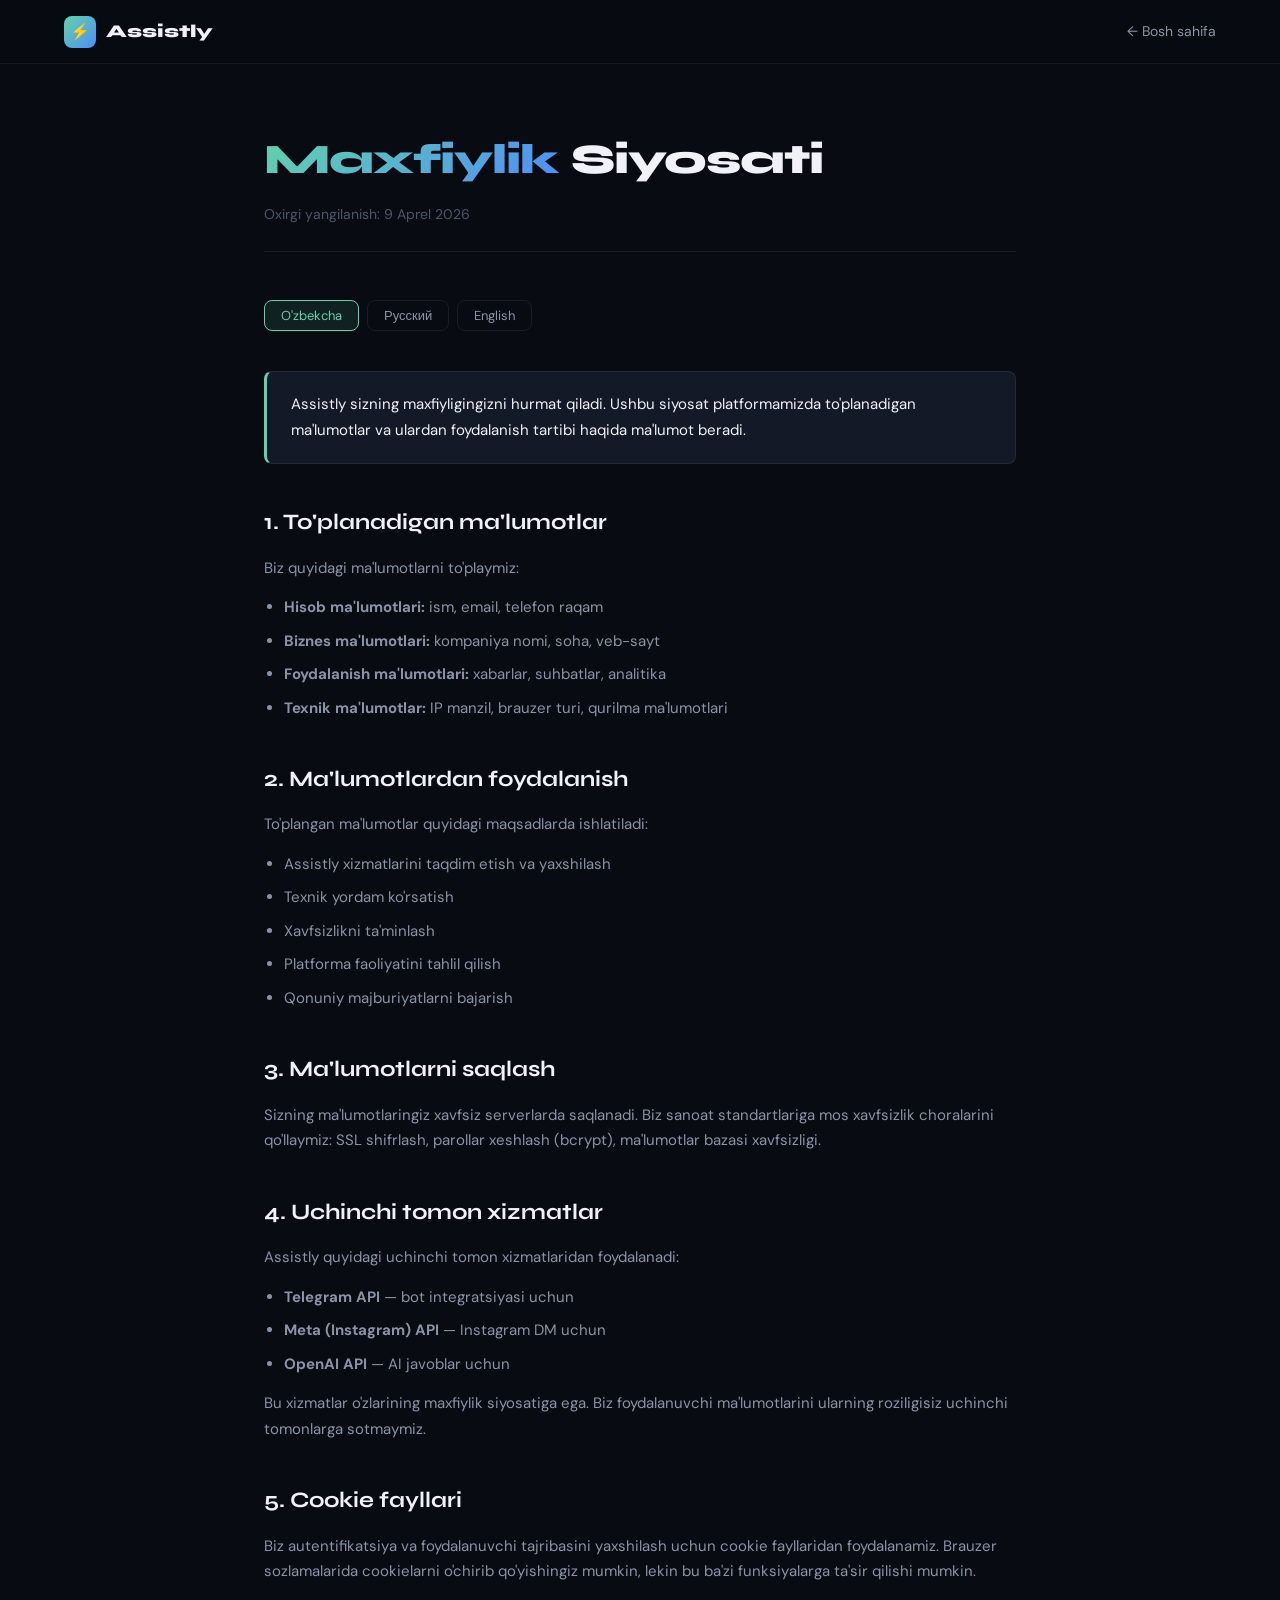
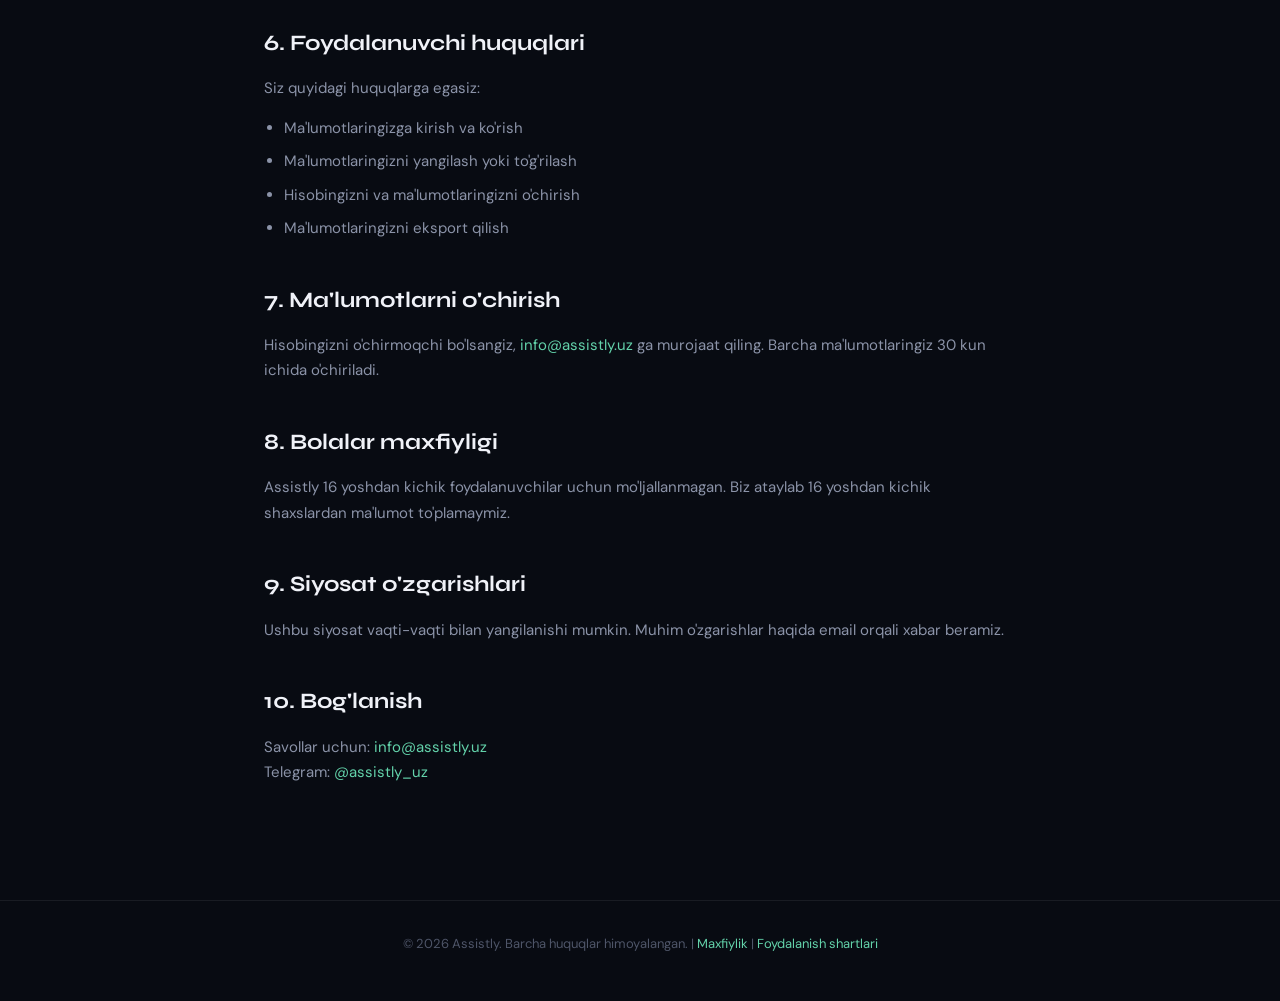
<file: privacy.html>
<!DOCTYPE html>
<html lang="uz">
    <head>
        <meta charset="UTF-8" />
        <link rel="icon" type="image/svg+xml" href="/favicon.svg" />
        <meta name="viewport" content="width=device-width, initial-scale=1.0" />
        <title>Maxfiylik Siyosati — Assistly</title>
        <link rel="preconnect" href="https://fonts.googleapis.com" />
        <link
            href="https://fonts.googleapis.com/css2?family=Syne:wght@400;600;700;800&family=DM+Sans:wght@300;400;500&display=swap"
            rel="stylesheet"
        />
        <style>
            *,
            *::before,
            *::after {
                box-sizing: border-box;
                margin: 0;
                padding: 0;
            }
            :root {
                --bg: #080b12;
                --bg-s: #0e1320;
                --bg-e: #141928;
                --border: rgba(255, 255, 255, 0.07);
                --accent: #63d2aa;
                --text-1: #f0f2f8;
                --text-2: #8b93a8;
                --text-3: #4e5568;
                --font-d: "Syne", sans-serif;
                --font-b: "DM Sans", sans-serif;
            }
            body {
                font-family: var(--font-b);
                background: var(--bg);
                color: var(--text-1);
                line-height: 1.7;
                -webkit-font-smoothing: antialiased;
            }
            nav {
                position: sticky;
                top: 0;
                z-index: 100;
                background: rgba(8, 11, 18, 0.9);
                backdrop-filter: blur(16px);
                border-bottom: 1px solid var(--border);
                padding: 0 5%;
                height: 64px;
                display: flex;
                align-items: center;
                justify-content: space-between;
            }
            .logo {
                display: flex;
                align-items: center;
                gap: 10px;
                text-decoration: none;
                color: var(--text-1);
                font-family: var(--font-d);
                font-weight: 800;
                font-size: 18px;
            }
            .logo-icon {
                width: 32px;
                height: 32px;
                border-radius: 8px;
                background: linear-gradient(135deg, #63d2aa, #4f8ef7);
                display: flex;
                align-items: center;
                justify-content: center;
                font-size: 16px;
            }
            .nav-back {
                color: var(--text-2);
                text-decoration: none;
                font-size: 14px;
                transition: color 0.15s;
            }
            .nav-back:hover {
                color: var(--accent);
            }
            .container {
                max-width: 800px;
                margin: 0 auto;
                padding: 60px 24px 100px;
            }
            .page-title {
                font-family: var(--font-d);
                font-size: 42px;
                font-weight: 800;
                letter-spacing: -1px;
                margin-bottom: 8px;
            }
            .page-title span {
                background: linear-gradient(135deg, #63d2aa, #4f8ef7);
                -webkit-background-clip: text;
                -webkit-text-fill-color: transparent;
            }
            .updated {
                font-size: 14px;
                color: var(--text-3);
                margin-bottom: 48px;
                padding-bottom: 24px;
                border-bottom: 1px solid var(--border);
            }
            .lang-tabs {
                display: flex;
                gap: 8px;
                margin-bottom: 40px;
            }
            .lang-tab {
                padding: 6px 16px;
                border-radius: 8px;
                border: 1px solid var(--border);
                background: transparent;
                color: var(--text-2);
                font-size: 13px;
                cursor: pointer;
                font-family: var(--font-b);
                transition: all 0.15s;
            }
            .lang-tab.active {
                border-color: var(--accent);
                background: rgba(99, 210, 170, 0.1);
                color: var(--accent);
            }
            .content {
                display: none;
            }
            .content.active {
                display: block;
            }
            h2 {
                font-family: var(--font-d);
                font-size: 22px;
                font-weight: 700;
                margin: 40px 0 14px;
                color: var(--text-1);
            }
            h2:first-child {
                margin-top: 0;
            }
            p {
                font-size: 15px;
                color: var(--text-2);
                margin-bottom: 14px;
            }
            ul {
                margin: 10px 0 14px 20px;
            }
            li {
                font-size: 15px;
                color: var(--text-2);
                margin-bottom: 8px;
            }
            .highlight {
                padding: 20px 24px;
                background: var(--bg-e);
                border: 1px solid var(--border);
                border-left: 3px solid var(--accent);
                border-radius: 8px;
                margin: 20px 0;
            }
            .highlight p {
                margin: 0;
                color: var(--text-1);
            }
            a {
                color: var(--accent);
                text-decoration: none;
            }
            a:hover {
                text-decoration: underline;
            }
            footer {
                border-top: 1px solid var(--border);
                padding: 32px 5%;
                text-align: center;
            }
            footer p {
                font-size: 13px;
                color: var(--text-3);
            }
        </style>
    </head>
    <body>
        <nav>
            <a href="/" class="logo">
                <div class="logo-icon">⚡</div>
                Assistly
            </a>
            <a href="/" class="nav-back">← Bosh sahifa</a>
        </nav>

        <div class="container">
            <h1 class="page-title"><span>Maxfiylik</span> Siyosati</h1>
            <p class="updated">Oxirgi yangilanish: 9 Aprel 2026</p>

            <div class="lang-tabs">
                <button class="lang-tab active" onclick="setLang('uz')">
                    O'zbekcha
                </button>
                <button class="lang-tab" onclick="setLang('ru')">
                    Русский
                </button>
                <button class="lang-tab" onclick="setLang('en')">
                    English
                </button>
            </div>

            <!-- O'zbek -->
            <div class="content active" id="uz">
                <div class="highlight">
                    <p>
                        Assistly sizning maxfiyligingizni hurmat qiladi. Ushbu
                        siyosat platformamizda to'planadigan ma'lumotlar va
                        ulardan foydalanish tartibi haqida ma'lumot beradi.
                    </p>
                </div>

                <h2>1. To'planadigan ma'lumotlar</h2>
                <p>Biz quyidagi ma'lumotlarni to'playmiz:</p>
                <ul>
                    <li>
                        <strong>Hisob ma'lumotlari:</strong> ism, email, telefon
                        raqam
                    </li>
                    <li>
                        <strong>Biznes ma'lumotlari:</strong> kompaniya nomi,
                        soha, veb-sayt
                    </li>
                    <li>
                        <strong>Foydalanish ma'lumotlari:</strong> xabarlar,
                        suhbatlar, analitika
                    </li>
                    <li>
                        <strong>Texnik ma'lumotlar:</strong> IP manzil, brauzer
                        turi, qurilma ma'lumotlari
                    </li>
                </ul>

                <h2>2. Ma'lumotlardan foydalanish</h2>
                <p>To'plangan ma'lumotlar quyidagi maqsadlarda ishlatiladi:</p>
                <ul>
                    <li>Assistly xizmatlarini taqdim etish va yaxshilash</li>
                    <li>Texnik yordam ko'rsatish</li>
                    <li>Xavfsizlikni ta'minlash</li>
                    <li>Platforma faoliyatini tahlil qilish</li>
                    <li>Qonuniy majburiyatlarni bajarish</li>
                </ul>

                <h2>3. Ma'lumotlarni saqlash</h2>
                <p>
                    Sizning ma'lumotlaringiz xavfsiz serverlarda saqlanadi. Biz
                    sanoat standartlariga mos xavfsizlik choralarini qo'llaymiz:
                    SSL shifrlash, parollar xeshlash (bcrypt), ma'lumotlar
                    bazasi xavfsizligi.
                </p>

                <h2>4. Uchinchi tomon xizmatlar</h2>
                <p>
                    Assistly quyidagi uchinchi tomon xizmatlaridan foydalanadi:
                </p>
                <ul>
                    <li>
                        <strong>Telegram API</strong> — bot integratsiyasi uchun
                    </li>
                    <li>
                        <strong>Meta (Instagram) API</strong> — Instagram DM
                        uchun
                    </li>
                    <li><strong>OpenAI API</strong> — AI javoblar uchun</li>
                </ul>
                <p>
                    Bu xizmatlar o'zlarining maxfiylik siyosatiga ega. Biz
                    foydalanuvchi ma'lumotlarini ularning roziligisiz uchinchi
                    tomonlarga sotmaymiz.
                </p>

                <h2>5. Cookie fayllari</h2>
                <p>
                    Biz autentifikatsiya va foydalanuvchi tajribasini yaxshilash
                    uchun cookie fayllaridan foydalanamiz. Brauzer sozlamalarida
                    cookielarni o'chirib qo'yishingiz mumkin, lekin bu ba'zi
                    funksiyalarga ta'sir qilishi mumkin.
                </p>

                <h2>6. Foydalanuvchi huquqlari</h2>
                <p>Siz quyidagi huquqlarga egasiz:</p>
                <ul>
                    <li>Ma'lumotlaringizga kirish va ko'rish</li>
                    <li>Ma'lumotlaringizni yangilash yoki to'g'rilash</li>
                    <li>Hisobingizni va ma'lumotlaringizni o'chirish</li>
                    <li>Ma'lumotlaringizni eksport qilish</li>
                </ul>

                <h2>7. Ma'lumotlarni o'chirish</h2>
                <p>
                    Hisobingizni o'chirmoqchi bo'lsangiz,
                    <a href="mailto:info@assistly.uz">info@assistly.uz</a> ga
                    murojaat qiling. Barcha ma'lumotlaringiz 30 kun ichida
                    o'chiriladi.
                </p>

                <h2>8. Bolalar maxfiyligi</h2>
                <p>
                    Assistly 16 yoshdan kichik foydalanuvchilar uchun
                    mo'ljallanmagan. Biz ataylab 16 yoshdan kichik shaxslardan
                    ma'lumot to'plamaymiz.
                </p>

                <h2>9. Siyosat o'zgarishlari</h2>
                <p>
                    Ushbu siyosat vaqti-vaqti bilan yangilanishi mumkin. Muhim
                    o'zgarishlar haqida email orqali xabar beramiz.
                </p>

                <h2>10. Bog'lanish</h2>
                <p>
                    Savollar uchun:
                    <a href="mailto:info@assistly.uz">info@assistly.uz</a><br />
                    Telegram:
                    <a href="https://t.me/assistly_uz">@assistly_uz</a>
                </p>
            </div>

            <!-- Русский -->
            <div class="content" id="ru">
                <div class="highlight">
                    <p>
                        Assistly уважает вашу конфиденциальность. Данная
                        политика описывает, какие данные мы собираем и как их
                        используем.
                    </p>
                </div>

                <h2>1. Собираемые данные</h2>
                <p>Мы собираем следующие данные:</p>
                <ul>
                    <li>
                        <strong>Данные аккаунта:</strong> имя, email, номер
                        телефона
                    </li>
                    <li>
                        <strong>Данные бизнеса:</strong> название компании,
                        отрасль, веб-сайт
                    </li>
                    <li>
                        <strong>Данные использования:</strong> сообщения,
                        разговоры, аналитика
                    </li>
                    <li>
                        <strong>Технические данные:</strong> IP-адрес, тип
                        браузера, данные устройства
                    </li>
                </ul>

                <h2>2. Использование данных</h2>
                <p>Собранные данные используются для:</p>
                <ul>
                    <li>Предоставления и улучшения услуг Assistly</li>
                    <li>Технической поддержки</li>
                    <li>Обеспечения безопасности</li>
                    <li>Анализа работы платформы</li>
                    <li>Соблюдения законодательных требований</li>
                </ul>

                <h2>3. Хранение данных</h2>
                <p>
                    Ваши данные хранятся на защищённых серверах. Мы применяем
                    отраслевые стандарты безопасности: SSL-шифрование,
                    хеширование паролей (bcrypt), защита базы данных.
                </p>

                <h2>4. Сторонние сервисы</h2>
                <p>Assistly использует следующие сторонние сервисы:</p>
                <ul>
                    <li>
                        <strong>Telegram API</strong> — для интеграции с ботом
                    </li>
                    <li>
                        <strong>Meta (Instagram) API</strong> — для Instagram DM
                    </li>
                    <li><strong>OpenAI API</strong> — для AI-ответов</li>
                </ul>
                <p>
                    Эти сервисы имеют собственную политику конфиденциальности.
                    Мы не продаём данные пользователей третьим лицам без их
                    согласия.
                </p>

                <h2>5. Файлы cookie</h2>
                <p>
                    Мы используем cookie для аутентификации и улучшения
                    пользовательского опыта. Вы можете отключить cookies в
                    настройках браузера, однако это может повлиять на некоторые
                    функции.
                </p>

                <h2>6. Права пользователей</h2>
                <p>Вы имеете право:</p>
                <ul>
                    <li>Просматривать свои данные</li>
                    <li>Обновлять или исправлять данные</li>
                    <li>Удалять аккаунт и данные</li>
                    <li>Экспортировать данные</li>
                </ul>

                <h2>7. Удаление данных</h2>
                <p>
                    Для удаления аккаунта обратитесь на
                    <a href="mailto:info@assistly.uz">info@assistly.uz</a>. Все
                    данные будут удалены в течение 30 дней.
                </p>

                <h2>8. Конфиденциальность детей</h2>
                <p>
                    Assistly не предназначен для пользователей младше 16 лет. Мы
                    не собираем намеренно данные лиц младше 16 лет.
                </p>

                <h2>9. Изменения политики</h2>
                <p>
                    Данная политика может периодически обновляться. О
                    существенных изменениях мы уведомим по email.
                </p>

                <h2>10. Контакты</h2>
                <p>
                    По вопросам:
                    <a href="mailto:info@assistly.uz">info@assistly.uz</a><br />
                    Telegram:
                    <a href="https://t.me/assistly_uz">@assistly_uz</a>
                </p>
            </div>

            <!-- English -->
            <div class="content" id="en">
                <div class="highlight">
                    <p>
                        Assistly respects your privacy. This policy describes
                        what data we collect and how we use it.
                    </p>
                </div>

                <h2>1. Data We Collect</h2>
                <p>We collect the following data:</p>
                <ul>
                    <li>
                        <strong>Account data:</strong> name, email, phone number
                    </li>
                    <li>
                        <strong>Business data:</strong> company name, industry,
                        website
                    </li>
                    <li>
                        <strong>Usage data:</strong> messages, conversations,
                        analytics
                    </li>
                    <li>
                        <strong>Technical data:</strong> IP address, browser
                        type, device information
                    </li>
                </ul>

                <h2>2. How We Use Data</h2>
                <p>Collected data is used to:</p>
                <ul>
                    <li>Provide and improve Assistly services</li>
                    <li>Provide technical support</li>
                    <li>Ensure security</li>
                    <li>Analyze platform performance</li>
                    <li>Comply with legal requirements</li>
                </ul>

                <h2>3. Data Storage</h2>
                <p>
                    Your data is stored on secure servers. We apply
                    industry-standard security measures: SSL encryption,
                    password hashing (bcrypt), database security.
                </p>

                <h2>4. Third-Party Services</h2>
                <p>Assistly uses the following third-party services:</p>
                <ul>
                    <li><strong>Telegram API</strong> — for bot integration</li>
                    <li>
                        <strong>Meta (Instagram) API</strong> — for Instagram DM
                    </li>
                    <li><strong>OpenAI API</strong> — for AI responses</li>
                </ul>
                <p>
                    These services have their own privacy policies. We do not
                    sell user data to third parties without their consent.
                </p>

                <h2>5. Cookies</h2>
                <p>
                    We use cookies for authentication and to improve user
                    experience. You can disable cookies in your browser
                    settings, though this may affect some functionality.
                </p>

                <h2>6. User Rights</h2>
                <p>You have the right to:</p>
                <ul>
                    <li>Access and view your data</li>
                    <li>Update or correct your data</li>
                    <li>Delete your account and data</li>
                    <li>Export your data</li>
                </ul>

                <h2>7. Data Deletion</h2>
                <p>
                    To delete your account, contact
                    <a href="mailto:info@assistly.uz">info@assistly.uz</a>. All
                    your data will be deleted within 30 days.
                </p>

                <h2>8. Children's Privacy</h2>
                <p>
                    Assistly is not intended for users under 16 years of age. We
                    do not intentionally collect data from persons under 16.
                </p>

                <h2>9. Policy Changes</h2>
                <p>
                    This policy may be updated periodically. We will notify you
                    of significant changes via email.
                </p>

                <h2>10. Contact</h2>
                <p>
                    For questions:
                    <a href="mailto:info@assistly.uz">info@assistly.uz</a><br />
                    Telegram:
                    <a href="https://t.me/assistly_uz">@assistly_uz</a>
                </p>
            </div>
        </div>

        <footer>
            <p>
                © 2026 Assistly. Barcha huquqlar himoyalangan. |
                <a href="/privacy.html">Maxfiylik</a> |
                <a href="/terms.html">Foydalanish shartlari</a>
            </p>
        </footer>

        <script>
            function setLang(lang) {
                document
                    .querySelectorAll(".lang-tab")
                    .forEach((t) => t.classList.remove("active"));
                document
                    .querySelectorAll(".content")
                    .forEach((c) => c.classList.remove("active"));
                document
                    .querySelector(`[onclick="setLang('${lang}')"]`)
                    .classList.add("active");
                document.getElementById(lang).classList.add("active");
            }
        </script>
    </body>
</html>
</file>
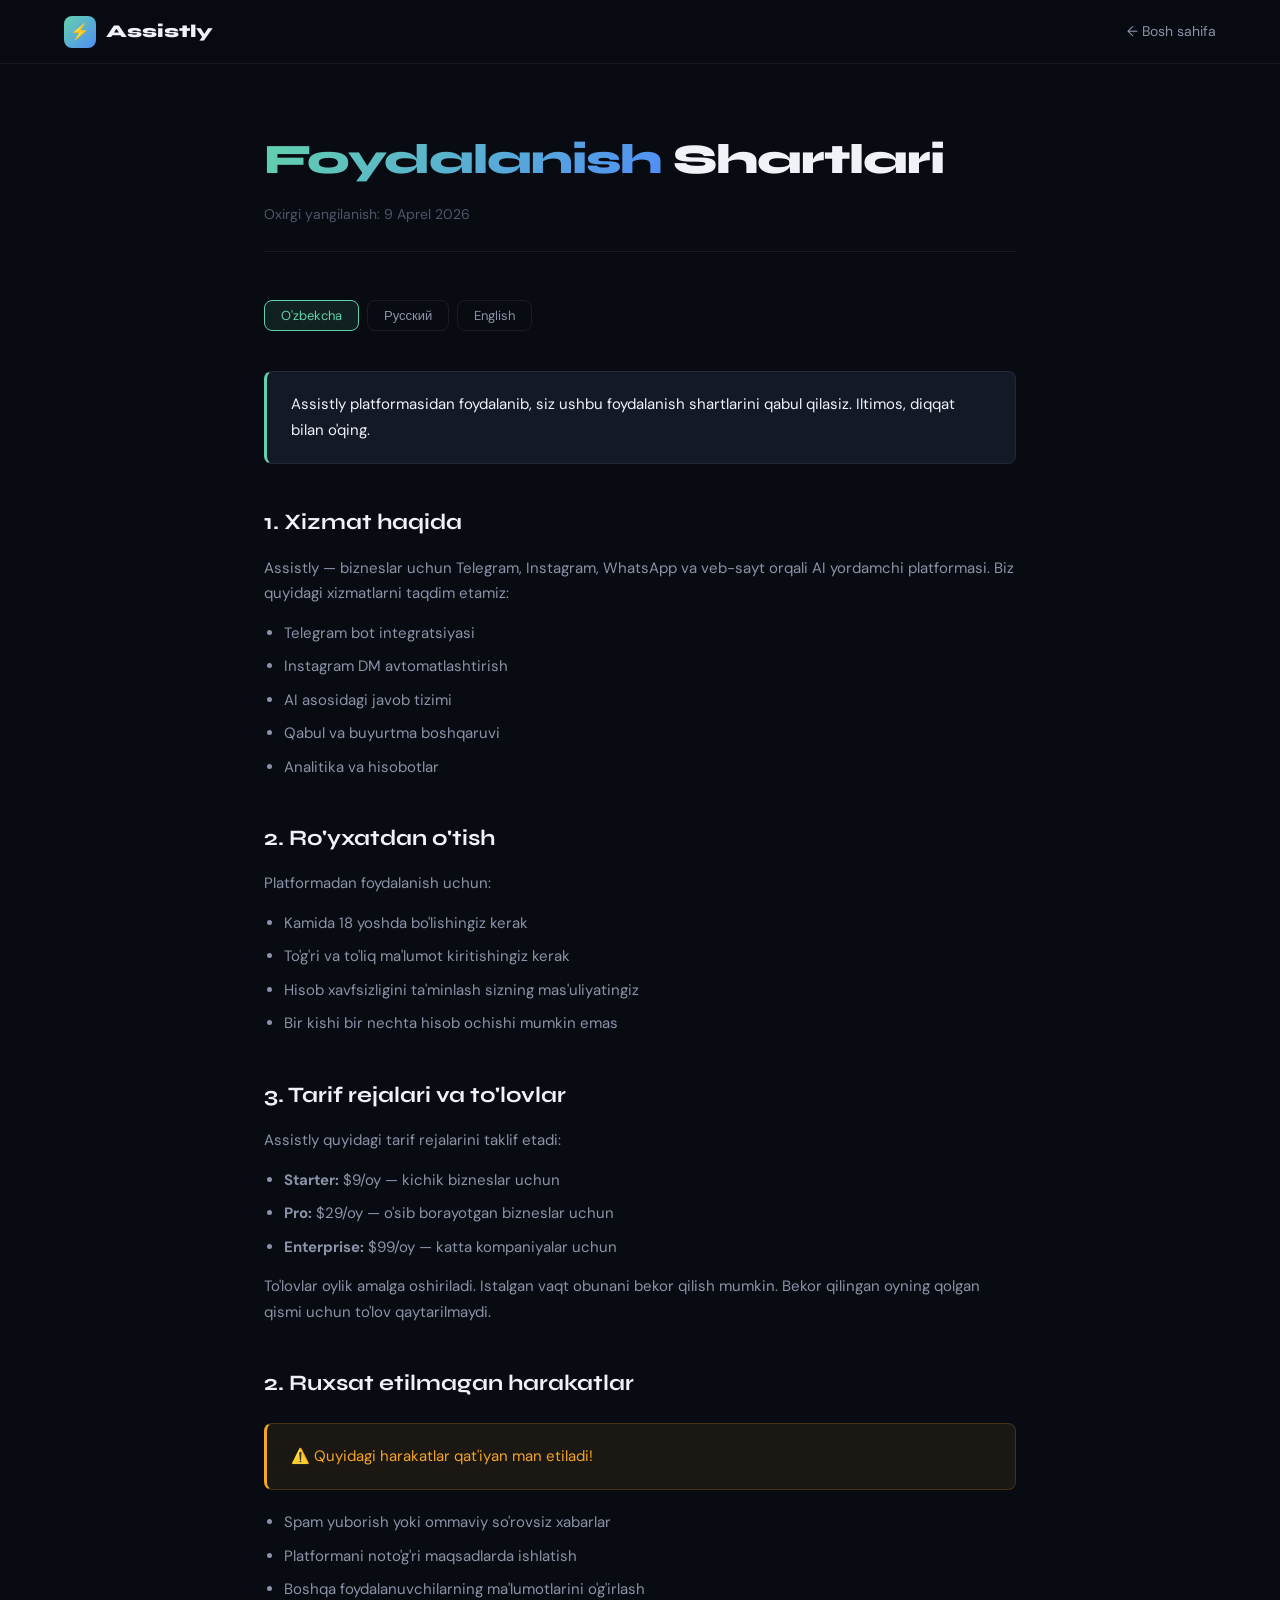
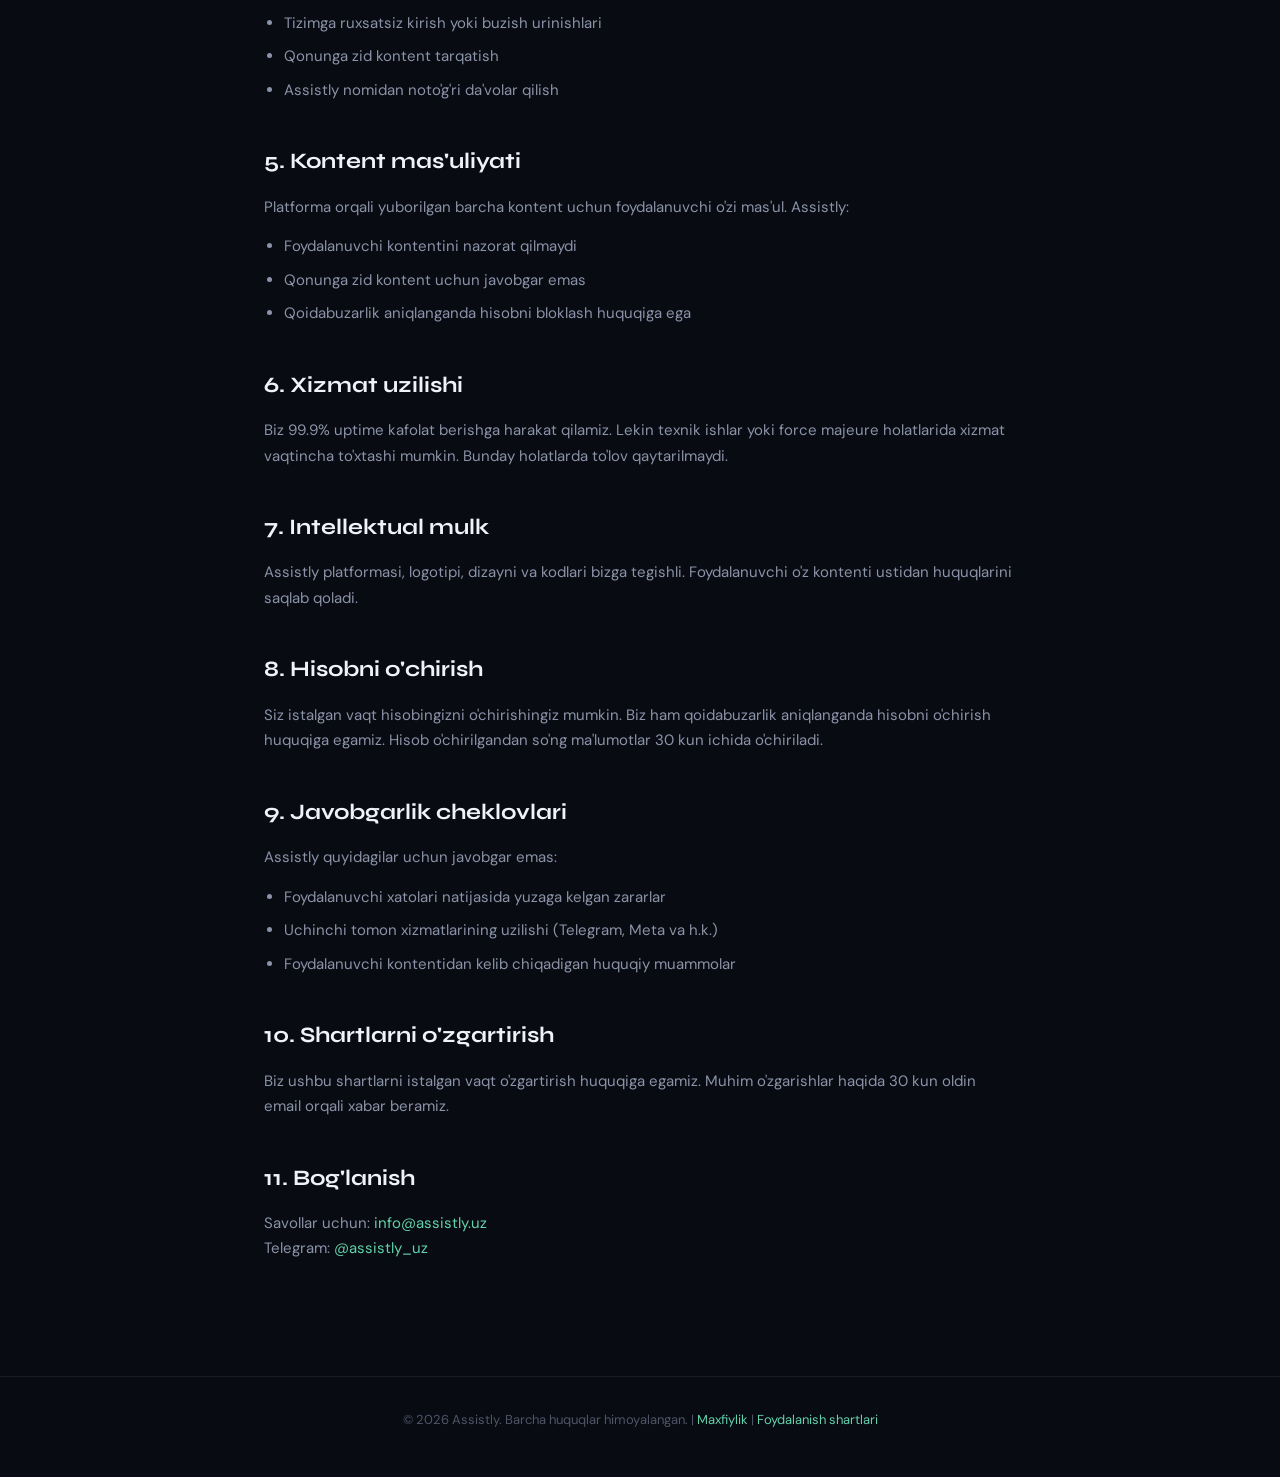
<file: terms.html>
<!DOCTYPE html>
<html lang="uz">
    <head>
        <meta charset="UTF-8" />
        <link rel="icon" type="image/svg+xml" href="/favicon.svg" />
        <meta name="viewport" content="width=device-width, initial-scale=1.0" />
        <title>Foydalanish Shartlari — Assistly</title>
        <link rel="preconnect" href="https://fonts.googleapis.com" />
        <link
            href="https://fonts.googleapis.com/css2?family=Syne:wght@400;600;700;800&family=DM+Sans:wght@300;400;500&display=swap"
            rel="stylesheet"
        />
        <style>
            *,
            *::before,
            *::after {
                box-sizing: border-box;
                margin: 0;
                padding: 0;
            }
            :root {
                --bg: #080b12;
                --bg-s: #0e1320;
                --bg-e: #141928;
                --border: rgba(255, 255, 255, 0.07);
                --accent: #63d2aa;
                --text-1: #f0f2f8;
                --text-2: #8b93a8;
                --text-3: #4e5568;
                --font-d: "Syne", sans-serif;
                --font-b: "DM Sans", sans-serif;
            }
            body {
                font-family: var(--font-b);
                background: var(--bg);
                color: var(--text-1);
                line-height: 1.7;
                -webkit-font-smoothing: antialiased;
            }
            nav {
                position: sticky;
                top: 0;
                z-index: 100;
                background: rgba(8, 11, 18, 0.9);
                backdrop-filter: blur(16px);
                border-bottom: 1px solid var(--border);
                padding: 0 5%;
                height: 64px;
                display: flex;
                align-items: center;
                justify-content: space-between;
            }
            .logo {
                display: flex;
                align-items: center;
                gap: 10px;
                text-decoration: none;
                color: var(--text-1);
                font-family: var(--font-d);
                font-weight: 800;
                font-size: 18px;
            }
            .logo-icon {
                width: 32px;
                height: 32px;
                border-radius: 8px;
                background: linear-gradient(135deg, #63d2aa, #4f8ef7);
                display: flex;
                align-items: center;
                justify-content: center;
                font-size: 16px;
            }
            .nav-back {
                color: var(--text-2);
                text-decoration: none;
                font-size: 14px;
                transition: color 0.15s;
            }
            .nav-back:hover {
                color: var(--accent);
            }
            .container {
                max-width: 800px;
                margin: 0 auto;
                padding: 60px 24px 100px;
            }
            .page-title {
                font-family: var(--font-d);
                font-size: 42px;
                font-weight: 800;
                letter-spacing: -1px;
                margin-bottom: 8px;
            }
            .page-title span {
                background: linear-gradient(135deg, #63d2aa, #4f8ef7);
                -webkit-background-clip: text;
                -webkit-text-fill-color: transparent;
            }
            .updated {
                font-size: 14px;
                color: var(--text-3);
                margin-bottom: 48px;
                padding-bottom: 24px;
                border-bottom: 1px solid var(--border);
            }
            .lang-tabs {
                display: flex;
                gap: 8px;
                margin-bottom: 40px;
            }
            .lang-tab {
                padding: 6px 16px;
                border-radius: 8px;
                border: 1px solid var(--border);
                background: transparent;
                color: var(--text-2);
                font-size: 13px;
                cursor: pointer;
                font-family: var(--font-b);
                transition: all 0.15s;
            }
            .lang-tab.active {
                border-color: var(--accent);
                background: rgba(99, 210, 170, 0.1);
                color: var(--accent);
            }
            .content {
                display: none;
            }
            .content.active {
                display: block;
            }
            h2 {
                font-family: var(--font-d);
                font-size: 22px;
                font-weight: 700;
                margin: 40px 0 14px;
                color: var(--text-1);
            }
            h2:first-child {
                margin-top: 0;
            }
            p {
                font-size: 15px;
                color: var(--text-2);
                margin-bottom: 14px;
            }
            ul {
                margin: 10px 0 14px 20px;
            }
            li {
                font-size: 15px;
                color: var(--text-2);
                margin-bottom: 8px;
            }
            .highlight {
                padding: 20px 24px;
                background: var(--bg-e);
                border: 1px solid var(--border);
                border-left: 3px solid var(--accent);
                border-radius: 8px;
                margin: 20px 0;
            }
            .highlight p {
                margin: 0;
                color: var(--text-1);
            }
            .warning {
                padding: 20px 24px;
                background: rgba(245, 165, 36, 0.08);
                border: 1px solid rgba(245, 165, 36, 0.2);
                border-left: 3px solid #f5a524;
                border-radius: 8px;
                margin: 20px 0;
            }
            .warning p {
                margin: 0;
                color: #f5a524;
            }
            a {
                color: var(--accent);
                text-decoration: none;
            }
            a:hover {
                text-decoration: underline;
            }
            footer {
                border-top: 1px solid var(--border);
                padding: 32px 5%;
                text-align: center;
            }
            footer p {
                font-size: 13px;
                color: var(--text-3);
            }
        </style>
    </head>
    <body>
        <nav>
            <a href="/" class="logo">
                <div class="logo-icon">⚡</div>
                Assistly
            </a>
            <a href="/" class="nav-back">← Bosh sahifa</a>
        </nav>

        <div class="container">
            <h1 class="page-title"><span>Foydalanish</span> Shartlari</h1>
            <p class="updated">Oxirgi yangilanish: 9 Aprel 2026</p>

            <div class="lang-tabs">
                <button class="lang-tab active" onclick="setLang('uz')">
                    O'zbekcha
                </button>
                <button class="lang-tab" onclick="setLang('ru')">
                    Русский
                </button>
                <button class="lang-tab" onclick="setLang('en')">
                    English
                </button>
            </div>

            <!-- O'zbek -->
            <div class="content active" id="uz">
                <div class="highlight">
                    <p>
                        Assistly platformasidan foydalanib, siz ushbu
                        foydalanish shartlarini qabul qilasiz. Iltimos, diqqat
                        bilan o'qing.
                    </p>
                </div>

                <h2>1. Xizmat haqida</h2>
                <p>
                    Assistly — bizneslar uchun Telegram, Instagram, WhatsApp va
                    veb-sayt orqali AI yordamchi platformasi. Biz quyidagi
                    xizmatlarni taqdim etamiz:
                </p>
                <ul>
                    <li>Telegram bot integratsiyasi</li>
                    <li>Instagram DM avtomatlashtirish</li>
                    <li>AI asosidagi javob tizimi</li>
                    <li>Qabul va buyurtma boshqaruvi</li>
                    <li>Analitika va hisobotlar</li>
                </ul>

                <h2>2. Ro'yxatdan o'tish</h2>
                <p>Platformadan foydalanish uchun:</p>
                <ul>
                    <li>Kamida 18 yoshda bo'lishingiz kerak</li>
                    <li>To'g'ri va to'liq ma'lumot kiritishingiz kerak</li>
                    <li>
                        Hisob xavfsizligini ta'minlash sizning mas'uliyatingiz
                    </li>
                    <li>Bir kishi bir nechta hisob ochishi mumkin emas</li>
                </ul>

                <h2>3. Tarif rejalari va to'lovlar</h2>
                <p>Assistly quyidagi tarif rejalarini taklif etadi:</p>
                <ul>
                    <li>
                        <strong>Starter:</strong> $9/oy — kichik bizneslar uchun
                    </li>
                    <li>
                        <strong>Pro:</strong> $29/oy — o'sib borayotgan
                        bizneslar uchun
                    </li>
                    <li>
                        <strong>Enterprise:</strong> $99/oy — katta kompaniyalar
                        uchun
                    </li>
                </ul>
                <p>
                    To'lovlar oylik amalga oshiriladi. Istalgan vaqt obunani
                    bekor qilish mumkin. Bekor qilingan oyning qolgan qismi
                    uchun to'lov qaytarilmaydi.
                </p>

                <h2>2. Ruxsat etilmagan harakatlar</h2>
                <div class="warning">
                    <p>⚠️ Quyidagi harakatlar qat'iyan man etiladi!</p>
                </div>
                <ul>
                    <li>Spam yuborish yoki ommaviy so'rovsiz xabarlar</li>
                    <li>Platformani noto'g'ri maqsadlarda ishlatish</li>
                    <li>
                        Boshqa foydalanuvchilarning ma'lumotlarini o'g'irlash
                    </li>
                    <li>Tizimga ruxsatsiz kirish yoki buzish urinishlari</li>
                    <li>Qonunga zid kontent tarqatish</li>
                    <li>Assistly nomidan noto'g'ri da'volar qilish</li>
                </ul>

                <h2>5. Kontent mas'uliyati</h2>
                <p>
                    Platforma orqali yuborilgan barcha kontent uchun
                    foydalanuvchi o'zi mas'ul. Assistly:
                </p>
                <ul>
                    <li>Foydalanuvchi kontentini nazorat qilmaydi</li>
                    <li>Qonunga zid kontent uchun javobgar emas</li>
                    <li>
                        Qoidabuzarlik aniqlanganda hisobni bloklash huquqiga ega
                    </li>
                </ul>

                <h2>6. Xizmat uzilishi</h2>
                <p>
                    Biz 99.9% uptime kafolat berishga harakat qilamiz. Lekin
                    texnik ishlar yoki force majeure holatlarida xizmat
                    vaqtincha to'xtashi mumkin. Bunday holatlarda to'lov
                    qaytarilmaydi.
                </p>

                <h2>7. Intellektual mulk</h2>
                <p>
                    Assistly platformasi, logotipi, dizayni va kodlari bizga
                    tegishli. Foydalanuvchi o'z kontenti ustidan huquqlarini
                    saqlab qoladi.
                </p>

                <h2>8. Hisobni o'chirish</h2>
                <p>
                    Siz istalgan vaqt hisobingizni o'chirishingiz mumkin. Biz
                    ham qoidabuzarlik aniqlanganda hisobni o'chirish huquqiga
                    egamiz. Hisob o'chirilgandan so'ng ma'lumotlar 30 kun ichida
                    o'chiriladi.
                </p>

                <h2>9. Javobgarlik cheklovlari</h2>
                <p>Assistly quyidagilar uchun javobgar emas:</p>
                <ul>
                    <li>
                        Foydalanuvchi xatolari natijasida yuzaga kelgan zararlar
                    </li>
                    <li>
                        Uchinchi tomon xizmatlarining uzilishi (Telegram, Meta
                        va h.k.)
                    </li>
                    <li>
                        Foydalanuvchi kontentidan kelib chiqadigan huquqiy
                        muammolar
                    </li>
                </ul>

                <h2>10. Shartlarni o'zgartirish</h2>
                <p>
                    Biz ushbu shartlarni istalgan vaqt o'zgartirish huquqiga
                    egamiz. Muhim o'zgarishlar haqida 30 kun oldin email orqali
                    xabar beramiz.
                </p>

                <h2>11. Bog'lanish</h2>
                <p>
                    Savollar uchun:
                    <a href="mailto:info@assistly.uz">info@assistly.uz</a><br />
                    Telegram:
                    <a href="https://t.me/assistly_uz">@assistly_uz</a>
                </p>
            </div>

            <!-- Русский -->
            <div class="content" id="ru">
                <div class="highlight">
                    <p>
                        Используя платформу Assistly, вы принимаете настоящие
                        условия использования. Пожалуйста, прочитайте их
                        внимательно.
                    </p>
                </div>

                <h2>1. О сервисе</h2>
                <p>
                    Assistly — платформа AI-ассистента для бизнеса через
                    Telegram, Instagram, WhatsApp и веб-сайт. Мы предоставляем:
                </p>
                <ul>
                    <li>Интеграцию с Telegram-ботом</li>
                    <li>Автоматизацию Instagram DM</li>
                    <li>AI-систему ответов</li>
                    <li>Управление записями и заказами</li>
                    <li>Аналитику и отчёты</li>
                </ul>

                <h2>2. Регистрация</h2>
                <p>Для использования платформы:</p>
                <ul>
                    <li>Вам должно быть не менее 18 лет</li>
                    <li>Необходимо указать правдивые данные</li>
                    <li>Безопасность аккаунта — ваша ответственность</li>
                    <li>Одному лицу разрешён один аккаунт</li>
                </ul>

                <h2>3. Тарифы и оплата</h2>
                <p>Assistly предлагает следующие тарифы:</p>
                <ul>
                    <li>
                        <strong>Starter:</strong> $9/мес — для малого бизнеса
                    </li>
                    <li>
                        <strong>Pro:</strong> $29/мес — для растущего бизнеса
                    </li>
                    <li>
                        <strong>Enterprise:</strong> $99/мес — для крупных
                        компаний
                    </li>
                </ul>
                <p>
                    Оплата производится ежемесячно. Подписку можно отменить в
                    любое время. Оплата за оставшийся период не возвращается.
                </p>

                <h2>4. Запрещённые действия</h2>
                <div class="warning">
                    <p>⚠️ Следующие действия строго запрещены!</p>
                </div>
                <ul>
                    <li>Рассылка спама или нежелательных сообщений</li>
                    <li>Использование платформы в незаконных целях</li>
                    <li>Кража данных других пользователей</li>
                    <li>Попытки взлома или несанкционированного доступа</li>
                    <li>Распространение незаконного контента</li>
                    <li>Ложные заявления от имени Assistly</li>
                </ul>

                <h2>5. Ответственность за контент</h2>
                <p>
                    Пользователь несёт ответственность за весь контент,
                    отправленный через платформу. Assistly:
                </p>
                <ul>
                    <li>Не контролирует контент пользователей</li>
                    <li>Не несёт ответственности за незаконный контент</li>
                    <li>Вправе заблокировать аккаунт при нарушении правил</li>
                </ul>

                <h2>6. Перебои в работе</h2>
                <p>
                    Мы стремимся обеспечить 99.9% uptime. Однако технические
                    работы или форс-мажор могут привести к временной остановке.
                    В таких случаях оплата не возвращается.
                </p>

                <h2>7. Интеллектуальная собственность</h2>
                <p>
                    Платформа Assistly, логотип, дизайн и код принадлежат нам.
                    Пользователь сохраняет права на собственный контент.
                </p>

                <h2>8. Удаление аккаунта</h2>
                <p>
                    Вы можете удалить аккаунт в любое время. Мы также вправе
                    удалить аккаунт при нарушении правил. После удаления данные
                    удаляются в течение 30 дней.
                </p>

                <h2>9. Ограничение ответственности</h2>
                <p>Assistly не несёт ответственности за:</p>
                <ul>
                    <li>Убытки из-за ошибок пользователя</li>
                    <li>
                        Перебои в работе сторонних сервисов (Telegram, Meta и
                        др.)
                    </li>
                    <li>
                        Правовые проблемы, связанные с контентом пользователя
                    </li>
                </ul>

                <h2>10. Изменение условий</h2>
                <p>
                    Мы вправе изменить условия в любое время. О существенных
                    изменениях уведомим за 30 дней по email.
                </p>

                <h2>11. Контакты</h2>
                <p>
                    По вопросам:
                    <a href="mailto:info@assistly.uz">info@assistly.uz</a><br />
                    Telegram:
                    <a href="https://t.me/assistly_uz">@assistly_uz</a>
                </p>
            </div>

            <!-- English -->
            <div class="content" id="en">
                <div class="highlight">
                    <p>
                        By using the Assistly platform, you agree to these Terms
                        of Service. Please read them carefully.
                    </p>
                </div>

                <h2>1. About the Service</h2>
                <p>
                    Assistly is an AI assistant platform for businesses via
                    Telegram, Instagram, WhatsApp, and website. We provide:
                </p>
                <ul>
                    <li>Telegram bot integration</li>
                    <li>Instagram DM automation</li>
                    <li>AI-based response system</li>
                    <li>Appointment and order management</li>
                    <li>Analytics and reports</li>
                </ul>

                <h2>2. Registration</h2>
                <p>To use the platform:</p>
                <ul>
                    <li>You must be at least 18 years old</li>
                    <li>You must provide accurate and complete information</li>
                    <li>Account security is your responsibility</li>
                    <li>One person may not create multiple accounts</li>
                </ul>

                <h2>3. Pricing and Payments</h2>
                <p>Assistly offers the following plans:</p>
                <ul>
                    <li>
                        <strong>Starter:</strong> $9/mo — for small businesses
                    </li>
                    <li>
                        <strong>Pro:</strong> $29/mo — for growing businesses
                    </li>
                    <li>
                        <strong>Enterprise:</strong> $99/mo — for large
                        companies
                    </li>
                </ul>
                <p>
                    Payments are made monthly. You may cancel your subscription
                    at any time. No refunds are provided for the remaining
                    period after cancellation.
                </p>

                <h2>4. Prohibited Actions</h2>
                <div class="warning">
                    <p>⚠️ The following actions are strictly prohibited!</p>
                </div>
                <ul>
                    <li>Sending spam or unsolicited bulk messages</li>
                    <li>Using the platform for illegal purposes</li>
                    <li>Stealing other users' data</li>
                    <li>Unauthorized access or hacking attempts</li>
                    <li>Distributing illegal content</li>
                    <li>Making false claims on behalf of Assistly</li>
                </ul>

                <h2>5. Content Responsibility</h2>
                <p>
                    Users are responsible for all content sent through the
                    platform. Assistly:
                </p>
                <ul>
                    <li>Does not monitor user content</li>
                    <li>Is not liable for illegal content</li>
                    <li>Has the right to block accounts for violations</li>
                </ul>

                <h2>6. Service Interruptions</h2>
                <p>
                    We aim to provide 99.9% uptime. However, technical
                    maintenance or force majeure may cause temporary outages. No
                    refunds are provided in such cases.
                </p>

                <h2>7. Intellectual Property</h2>
                <p>
                    The Assistly platform, logo, design, and code belong to us.
                    Users retain rights to their own content.
                </p>

                <h2>8. Account Deletion</h2>
                <p>
                    You may delete your account at any time. We also reserve the
                    right to delete accounts for violations. After deletion,
                    data is removed within 30 days.
                </p>

                <h2>9. Limitation of Liability</h2>
                <p>Assistly is not liable for:</p>
                <ul>
                    <li>Damages resulting from user errors</li>
                    <li>Third-party service outages (Telegram, Meta, etc.)</li>
                    <li>Legal issues arising from user content</li>
                </ul>

                <h2>10. Changes to Terms</h2>
                <p>
                    We reserve the right to modify these terms at any time. We
                    will notify you of significant changes 30 days in advance
                    via email.
                </p>

                <h2>11. Contact</h2>
                <p>
                    For questions:
                    <a href="mailto:info@assistly.uz">info@assistly.uz</a><br />
                    Telegram:
                    <a href="https://t.me/assistly_uz">@assistly_uz</a>
                </p>
            </div>
        </div>

        <footer>
            <p>
                © 2026 Assistly. Barcha huquqlar himoyalangan. |
                <a href="/privacy.html">Maxfiylik</a> |
                <a href="/terms.html">Foydalanish shartlari</a>
            </p>
        </footer>

        <script>
            function setLang(lang) {
                document
                    .querySelectorAll(".lang-tab")
                    .forEach((t) => t.classList.remove("active"));
                document
                    .querySelectorAll(".content")
                    .forEach((c) => c.classList.remove("active"));
                document
                    .querySelector(`[onclick="setLang('${lang}')"]`)
                    .classList.add("active");
                document.getElementById(lang).classList.add("active");
            }
        </script>
    </body>
</html>
</file>
